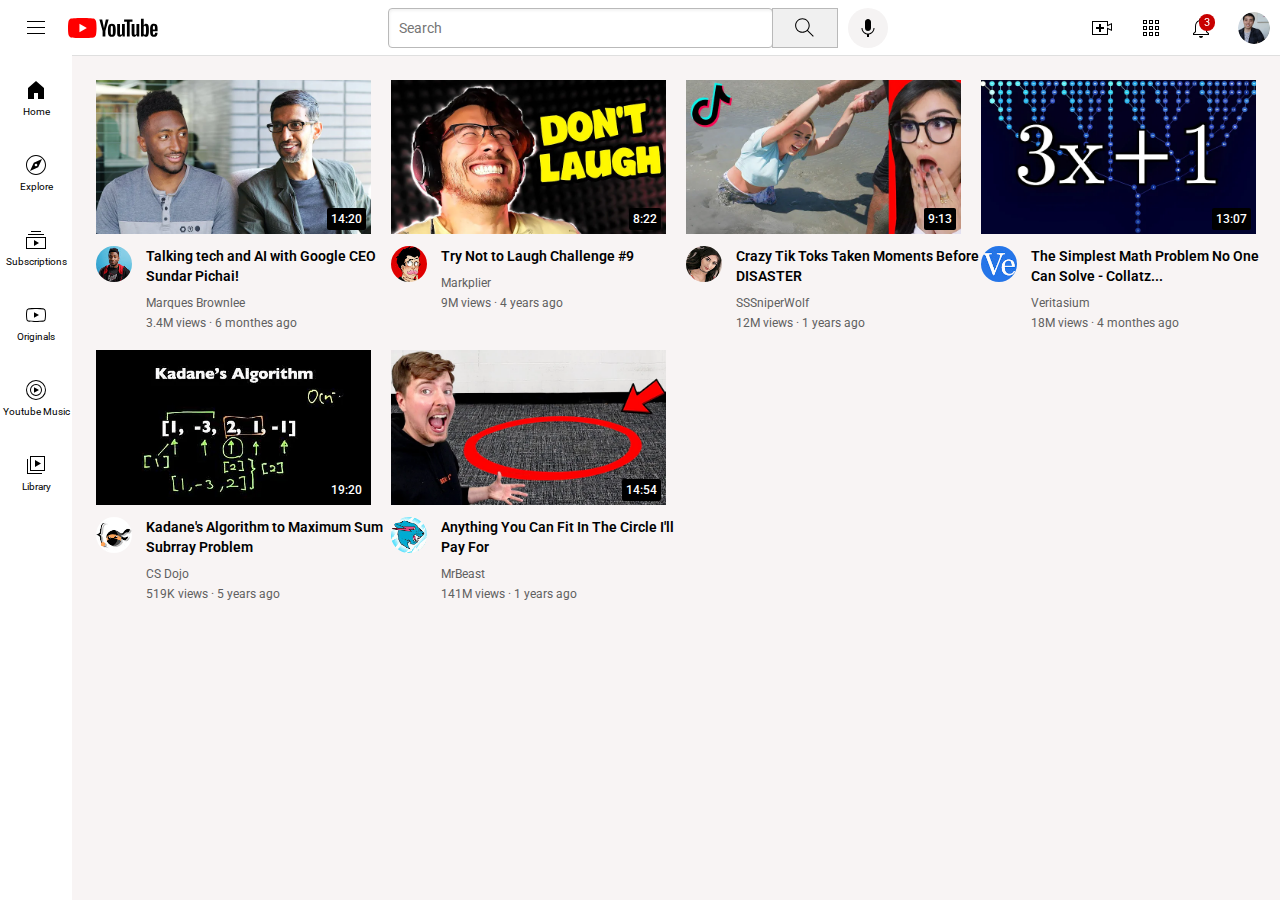
<file: index.html>
<!DOCTYPE html>
<html>
    <head>
        <meta name="viewport" content="width=device-width,initial-scale=1"/>
        <title>
            Clonetube
            By Soumya

        </title>

        <link rel="preconnect" href="https://fonts.googleapis.com">
        <link rel="preconnect" href="https://fonts.gstatic.com" crossorigin>
        <link href="https://fonts.googleapis.com/css2?family=Roboto:wght@400;500;700&display=swap" rel="stylesheet">
        <link rel="stylesheet" href="styles/general.css">
        <link rel="stylesheet" href="styles/header.css">
        <link rel="stylesheet" href="styles/video.css">
        <link rel="stylesheet" href="styles/sidebar.css">

    </head>
    <body >
        <div class="header">
            <div class="left-section">
                <img class="hamburger-menu" src="icons/hamburger-menu.svg">
                <img class="youtube-logo" src="icons/youtube-logo.svg">

            </div>
            
           
            <div class="middle-section">
                <input class="search-bar" type="text" placeholder="Search">
                <button class="search-button">
                    <img class="search-icon" src="icons/search.svg">
                    <div class="tooltip">Search</div>
                </button>
                <button class="voice-search-button">
                    <img class="voice-search-icon" src="icons/voice-search-icon.svg">
                    <div class="tooltip">Search by voice</div>
                </button>
            </div>
            <div class="right-section">
                <div class="upload-icon-container">
                    <img class=upload-icon src="icons/upload.svg">
                    <div class="tooltip">Creat</div>
                </div>

               <div class="youtube-apps-icon-container"> 
                <img class=youtube-apps-icon src="icons/youtube-apps.svg">
                <div class="tooltip">Youtube apps</div>
            </div>
              
               <div class="notification-icon-container">
                <img class=notification-icon src="icons/notifications.svg">
                <div class="notifications-count">3</div>
                <div class="tooltip">Notification</div>
                </div>
               <div class="user-container">
                <img class=current-user-picture src="profile/my-channel.jpeg">
                <div class="tooltip">User</div>
               </div>

            </div>
            
        </div>
        <div class="sidebar">
       
            <div class="sidebar-link">
                <img src="icons/home.svg">
                Home
            </div>
            <div class="sidebar-link">
                <img src="icons/explore.svg">
                Explore
            </div>
             <div class="sidebar-link">
                <img src="icons/subscriptions.svg">
                Subscriptions
            </div>
             <div class="sidebar-link">
                <img src="icons/originals.svg">
                Originals
            </div>
             <div class="sidebar-link">
                <img src="icons/youtube-music.svg">
                Youtube Music
            </div>
             <div class="sidebar-link">
                <img src="icons/library.svg">
                Library
            </div>
      </div>

    <div class="video-grid">
        <div class="video-preview">

        <div class="thumbnail-row">
            <img class="thumbnail" src="thubnails/thumbnail-1.webp">
        
        <div class="video-time">14:20</div>
    </div>
        <div class="video-info-grid">
            <div class="channel-pic">
                <img class="profile" src="profile/channel-1.jpeg">
            </div>
            <div class="video-info">
                <p class="video-title">
                    Talking tech and AI with Google CEO Sundar Pichai!
                </p>
                <p class="video-author">
                    Marques Brownlee
                </p>
                <p class="video-stats">
                    3.4M views &#183; 6 monthes ago
                </p>
            </div>        
        </div>   
    </div>

    <div class="video-preview">
        <div class="thumbnail-row">
            <img class="thumbnail" src="thubnails/thumbnail-2.webp">
            <div class="video-time">8:22</div>
        </div>
        <div class="video-info-grid">
            <div class="channel-pic">
                <img class="profile" src="profile/channel-2.jpeg">
            </div>
            <div class="video-info">
                <p class="video-title">
                    Try Not to Laugh Challenge #9
                </p>
                <p class="video-author">
                    Markplier
                </p>
                <p class="video-stats">
                    9M views &#183; 4 years ago
                </p>
            </div>        
        </div>   
    </div>
    <div class="video-preview">
        <div class="thumbnail-row">
            <img class="thumbnail" src="thubnails/thumbnail-3.webp">
            <div class="video-time">9:13</div>
        </div>
        <div class="video-info-grid">
            <div class="channel-pic">
                <img class="profile" src="profile/channel-3.jpeg">
            </div>
            <div class="video-info">
                <p class="video-title">
                    Crazy Tik Toks Taken Moments Before DISASTER
                </p>
                <p class="video-author">
                   SSSniperWolf
                </p>
                <p class="video-stats">
                    12M views &#183; 1 years ago
                </p>
            </div>        
        </div>   
    </div>
    <div class="video-preview">

        <div class="thumbnail-row">
            <img class="thumbnail" src="thubnails/thumbnail-4.webp">
            <div class="video-time">13:07</div>
        </div>
        <div class="video-info-grid">
            <div class="channel-pic">
                <img class="profile" src="profile/channel-4.jpeg">
            </div>
            <div class="video-info">
                <p class="video-title">
                    The Simplest Math Problem No One Can Solve - Collatz...
                </p>
                <p class="video-author">
                    Veritasium
                </p>
                <p class="video-stats">
                    18M views &#183; 4 monthes ago
                </p>
            </div>        
        </div>   
    </div>

    <div class="video-preview">
        <div class="thumbnail-row">
            <img class="thumbnail" src="thubnails/thumbnail-5.webp">
            <div class="video-time">19:20</div>
        </div>
        <div class="video-info-grid">
            <div class="channel-pic">
                <img class="profile" src="profile/channel-5.jpeg">
            </div>
            <div class="video-info">
                <p class="video-title">
                    Kadane's Algorithm to Maximum Sum Subrray Problem
                </p>
                <p class="video-author">
                    CS Dojo
                </p>
                <p class="video-stats">
                    519K views &#183; 5 years ago
                </p>
            </div>        
        </div>   
    </div>
    <div class="video-preview">
        <div class="thumbnail-row">
            <img class="thumbnail" src="thubnails/thumbnail-6.webp">
            <div class="video-time">14:54</div>
        </div>
        <div class="video-info-grid">
            <div class="channel-pic">
                <img class="profile" src="profile/channel-6.jpeg">
            </div>
            <div class="video-info">
                <p class="video-title">
                    Anything You Can Fit In The Circle I'll Pay For
                </p>
                <p class="video-author">
                    MrBeast
                </p>
                <p class="video-stats">
                    141M views &#183; 1 years ago
                </p>
            </div>        
        </div>   
    </div>
</div>
</file>
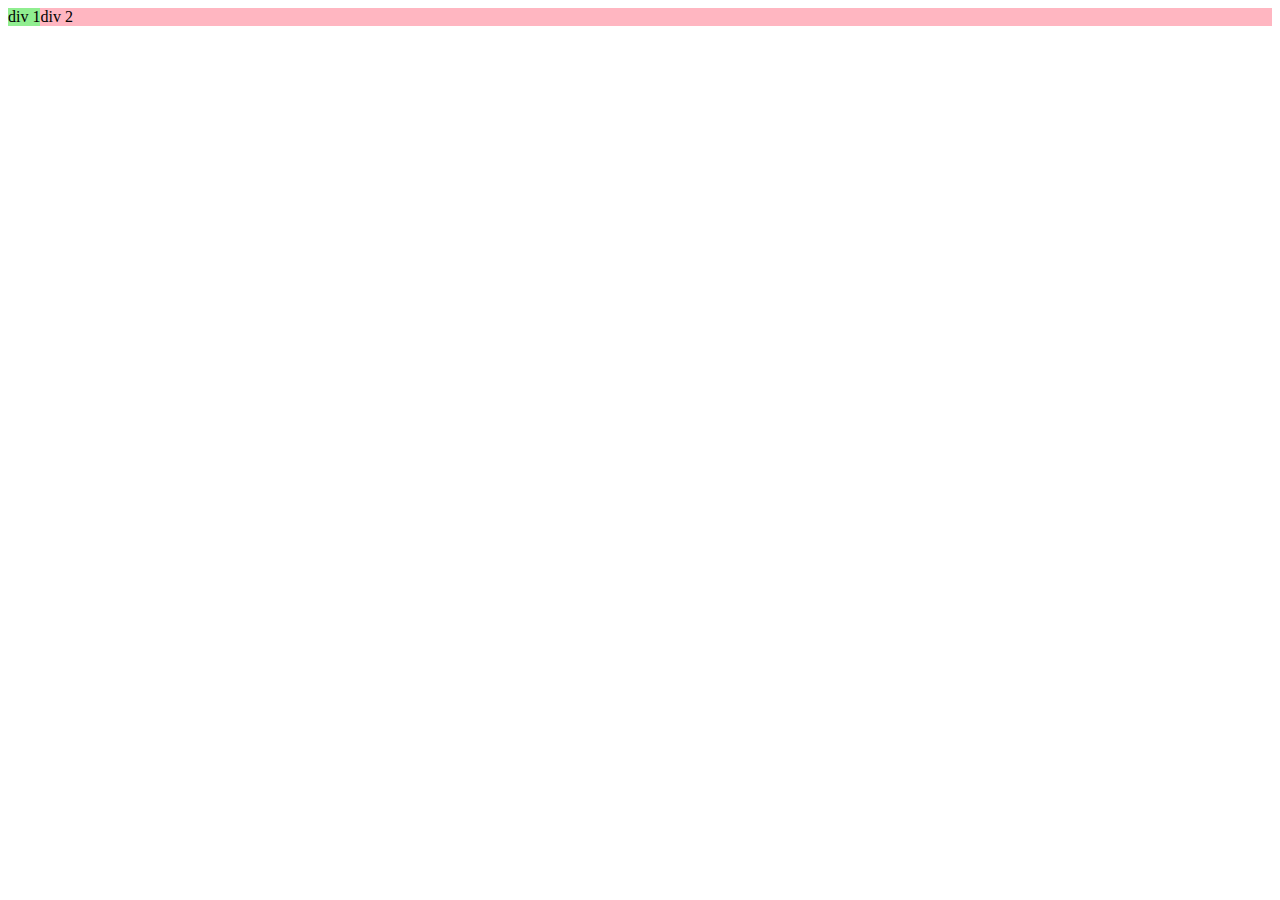
<file: flexbox.html>
<!DOCTYPE html>
<html>
    <head>
<title>
    Flexbox Practice
</title>
    </head>
    <body style="display: flex; flex-direction: row;">
        <div style="background-color: lightgreen;">
            div 1
        </div>
        <div style="background-color: lightpink; flex: 1">
            div 2
        </div>
    </body>
</html>
</file>
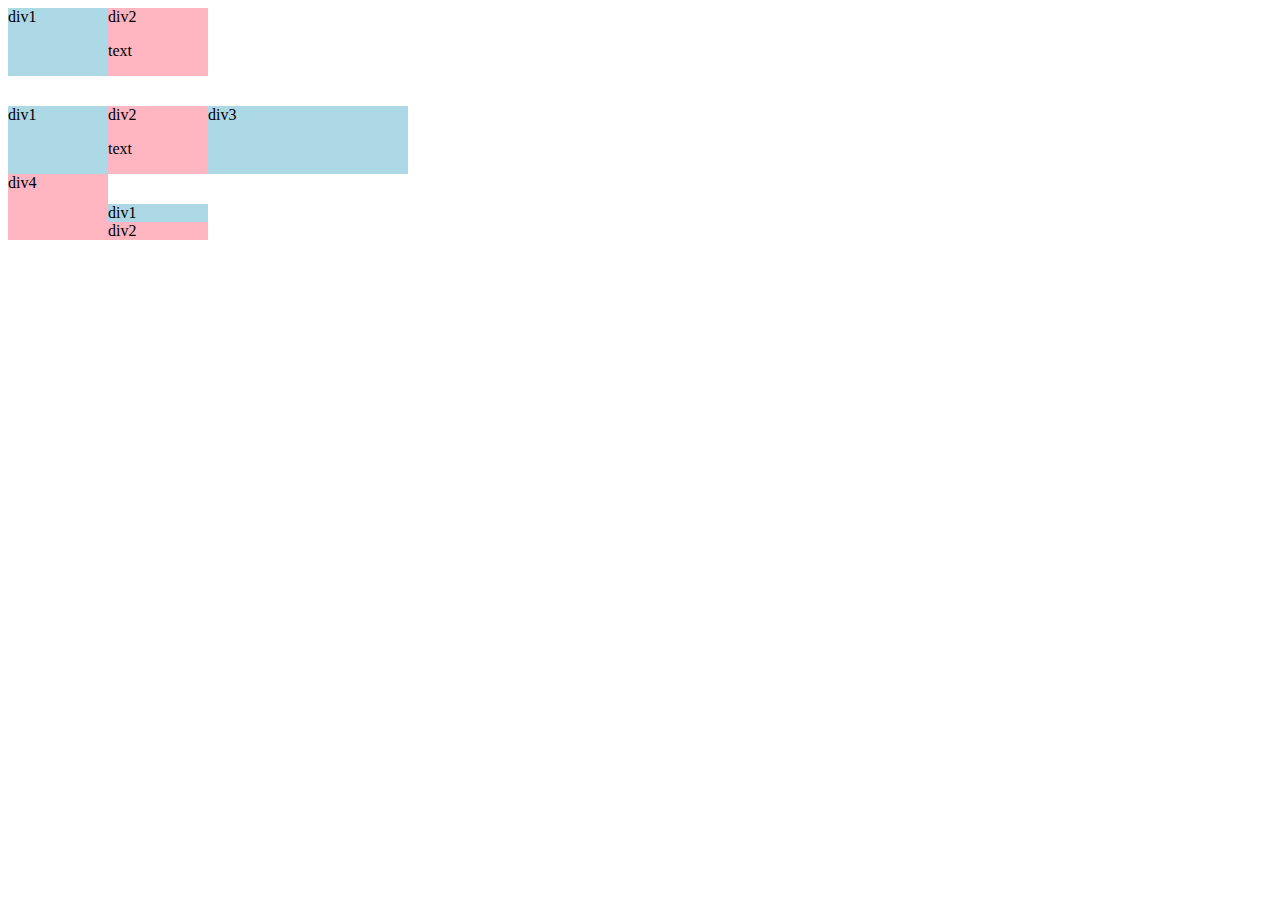
<file: grid.html>
<!DOCTYPE html>
<html>
    <head>
        <title>
            Grid Practice
        </title>
    </head>
    <body>
        <div style="display: grid; grid-template-columns: 100px 100px;">

        <div style="background-color: lightblue ;">
            div1
        </div>
        <div style="background-color: lightpink;">
            div2   
            <p>
                text
            </p>
        </div>
        </div>
        <div style="margin-top:30px; display: grid; grid-template-columns: 100px 100px 200px;">

            <div style="background-color: lightblue ;">
                div1
            </div>
            <div style="background-color: lightpink;">
                div2   
                <p>
                    text
                </p>

            </div>
            <div style="background-color: lightblue ;">
                div3
            </div>
            <div style="background-color:lightpink ;">
                div4
            </div>
            <div style="margin-top:30px; display: grid; grid-template-columns: 100px 1;">

                <div style="background-color: lightblue ;">
                    div1
                </div>
                <div style="background-color: lightpink;">
                    div2   
                   
    
                </div>
                
            </div>
            
    </body>
</html>
</file>
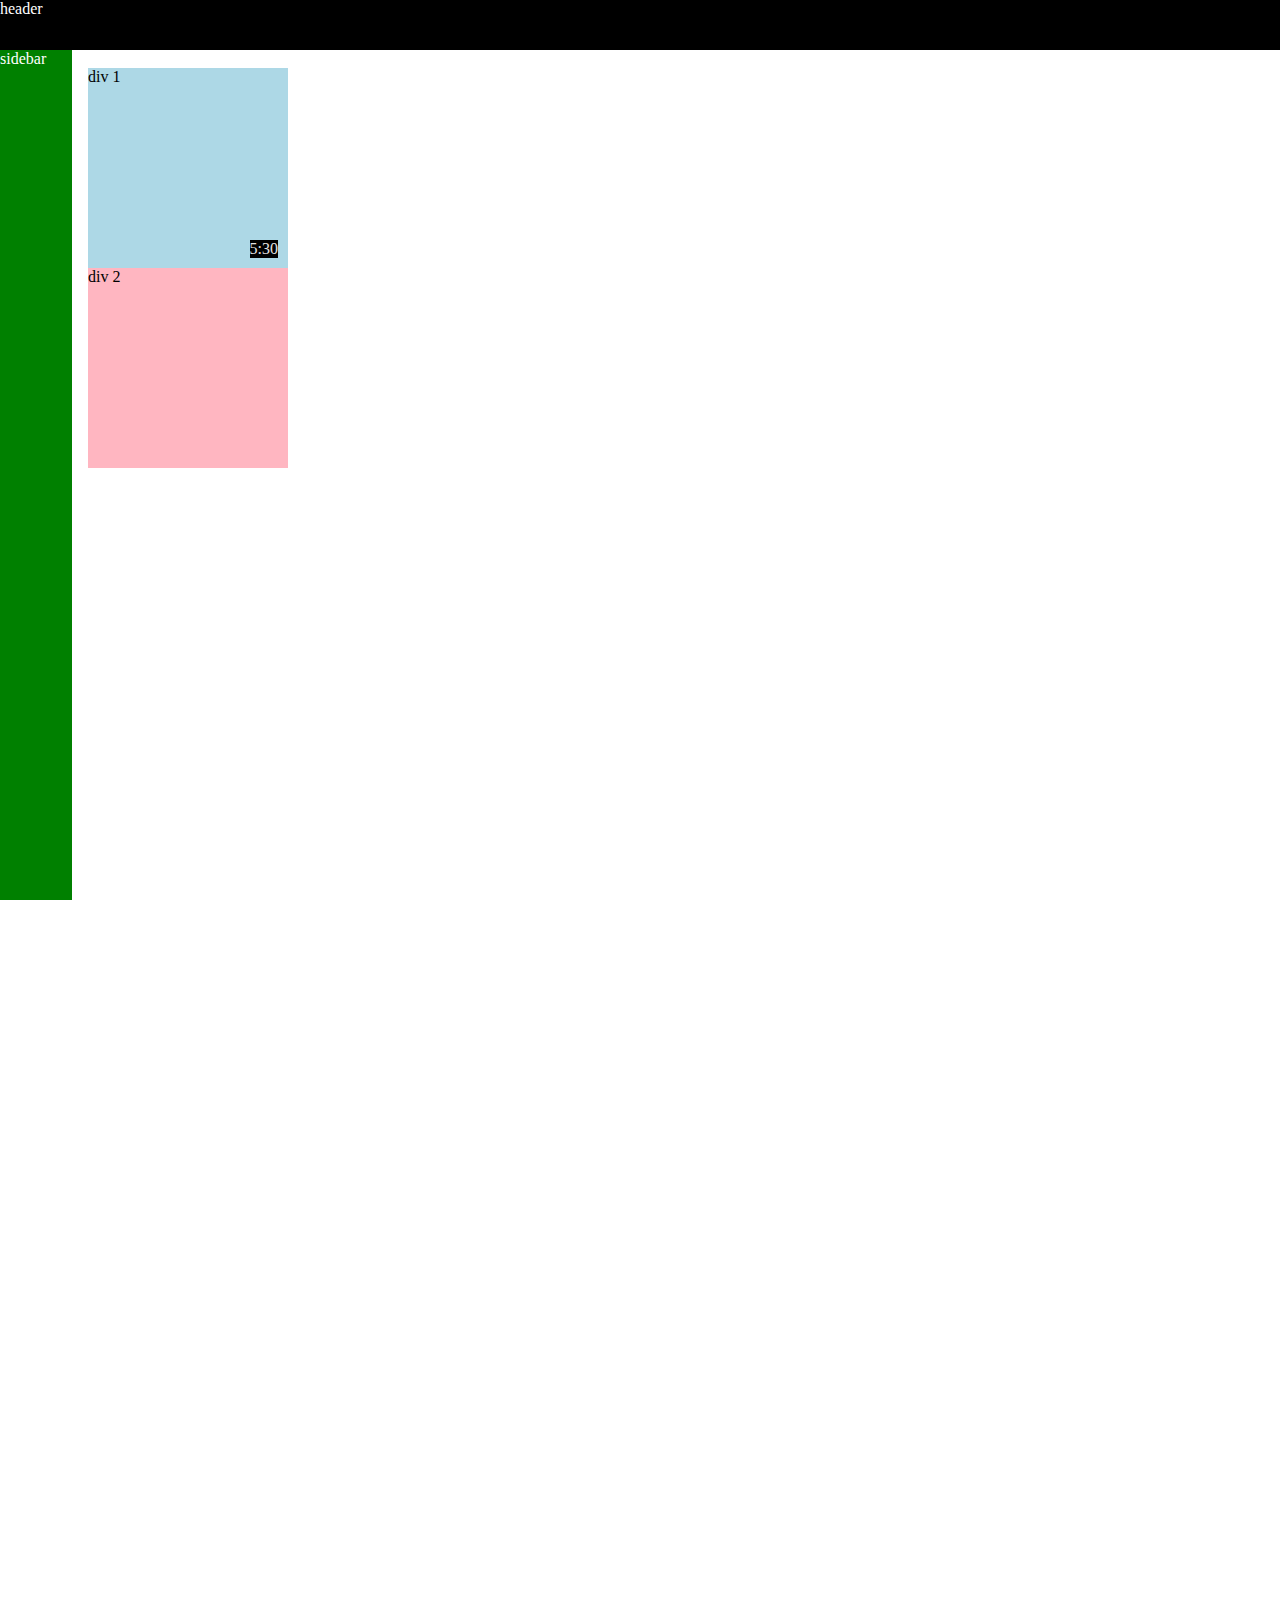
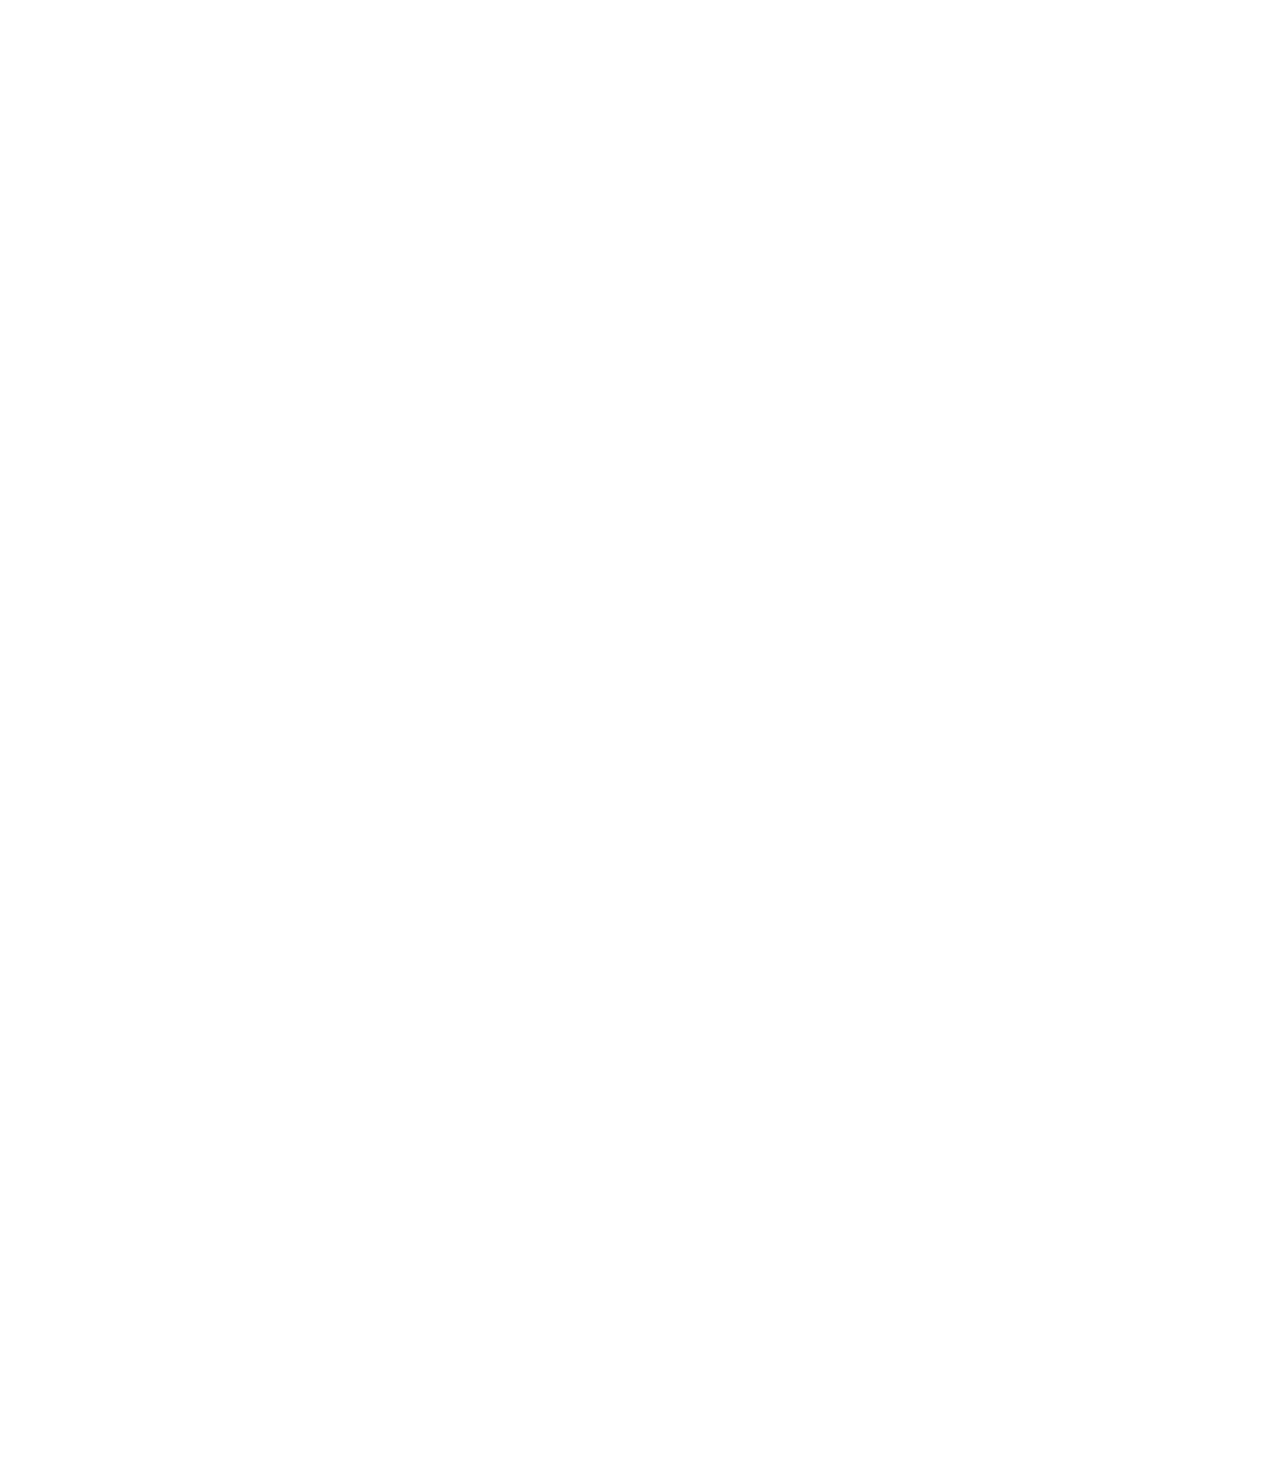
<file: position.html>
<!DOCTYPE html>
<html>
    <head>
        <title>
            Position Practice
        </title>
    </head>
    <body style="height: 3000px;
    padding-top: 60px;
    padding-left: 80px;">
        <div style="background-color: black;
        color: white;
        position: fixed;
        top: 0px;
        left: 0px;
        right: 0px;
        height: 50px;">
            header
        </div>
        <div style="
        background-color: green;
        color: white;
        position: fixed;
        left: 0;
        bottom: 0;
        top: 50px;
        width: 72px;
        ">
        sidebar
        </div>
        <div style="background-color: lightblue;
        height: 200px;
        width: 200px;
        position: relative;
        ">
            div 1
            <div style="background-color: black;
            position: absolute;
            bottom: 10px;
            right: 10px;
            color: rgb(226, 224, 224);">
                5:30
            </div>
            
        </div>
        <div style="background-color: lightpink;
        height: 200px;
        width: 200px;">
             div 2
        </div>
    </body>
</html>
</file>
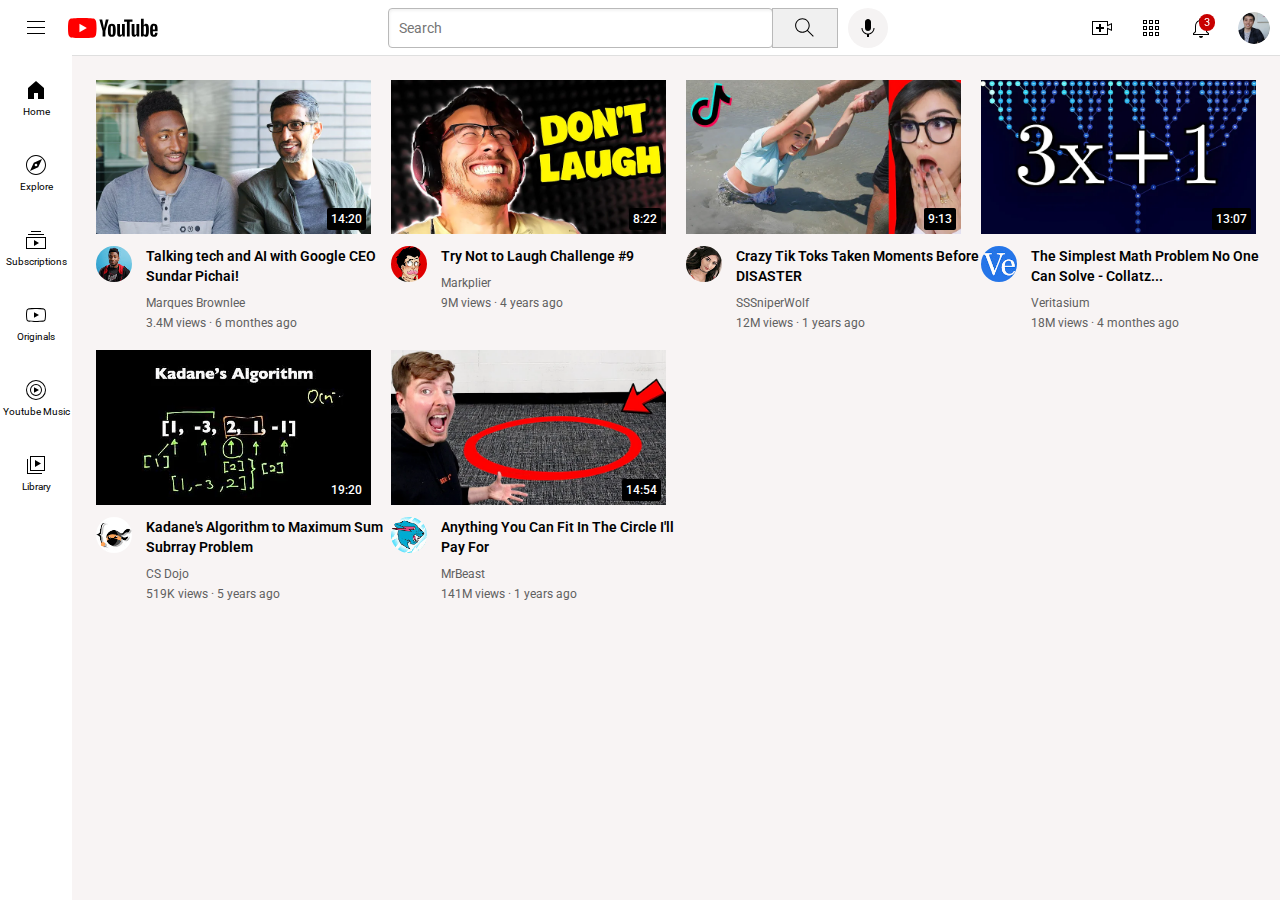
<file: youtube.html>
<!DOCTYPE html>
<html>
    <head>
        <title>
            Clonetube
            By Soumya

        </title>

        <link rel="preconnect" href="https://fonts.googleapis.com">
        <link rel="preconnect" href="https://fonts.gstatic.com" crossorigin>
        <link href="https://fonts.googleapis.com/css2?family=Roboto:wght@400;500;700&display=swap" rel="stylesheet">
        <link rel="stylesheet" href="styles/general.css">
        <link rel="stylesheet" href="styles/header.css">
        <link rel="stylesheet" href="styles/video.css">
        <link rel="stylesheet" href="styles/sidebar.css">

    </head>
    <body >
        <div class="header">
            <div class="left-section">
                <img class="hamburger-menu" src="icons/hamburger-menu.svg">
                <img class="youtube-logo" src="icons/youtube-logo.svg">

            </div>
            
           
            <div class="middle-section">
                <input class="search-bar" type="text" placeholder="Search">
                <button class="search-button">
                    <img class="search-icon" src="icons/search.svg">
                    <div class="tooltip">Search</div>
                </button>
                <button class="voice-search-button">
                    <img class="voice-search-icon" src="icons/voice-search-icon.svg">
                    <div class="tooltip">Search by voice</div>
                </button>
            </div>
            <div class="right-section">
                <div class="upload-icon-container">
                    <img class=upload-icon src="icons/upload.svg">
                    <div class="tooltip">Creat</div>
                </div>

               <div class="youtube-apps-icon-container"> 
                <img class=youtube-apps-icon src="icons/youtube-apps.svg">
                <div class="tooltip">Youtube apps</div>
            </div>
              
               <div class="notification-icon-container">
                <img class=notification-icon src="icons/notifications.svg">
                <div class="notifications-count">3</div>
                <div class="tooltip">Notification</div>
                </div>
               <div class="user-container">
                <img class=current-user-picture src="profile/my-channel.jpeg">
                <div class="tooltip">User</div>
               </div>

            </div>
            
        </div>
        <div class="sidebar">
       
            <div class="sidebar-link">
                <img src="icons/home.svg">
                Home
            </div>
            <div class="sidebar-link">
                <img src="icons/explore.svg">
                Explore
            </div>
             <div class="sidebar-link">
                <img src="icons/subscriptions.svg">
                Subscriptions
            </div>
             <div class="sidebar-link">
                <img src="icons/originals.svg">
                Originals
            </div>
             <div class="sidebar-link">
                <img src="icons/youtube-music.svg">
                Youtube Music
            </div>
             <div class="sidebar-link">
                <img src="icons/library.svg">
                Library
            </div>
      </div>

    <div class="video-grid">
        <div class="video-preview">

        <div class="thumbnail-row">
            <img class="thumbnail" src="thubnails/thumbnail-1.webp">
        
        <div class="video-time">14:20</div>
    </div>
        <div class="video-info-grid">
            <div class="channel-pic">
                <img class="profile" src="profile/channel-1.jpeg">
            </div>
            <div class="video-info">
                <p class="video-title">
                    Talking tech and AI with Google CEO Sundar Pichai!
                </p>
                <p class="video-author">
                    Marques Brownlee
                </p>
                <p class="video-stats">
                    3.4M views &#183; 6 monthes ago
                </p>
            </div>        
        </div>   
    </div>

    <div class="video-preview">
        <div class="thumbnail-row">
            <img class="thumbnail" src="thubnails/thumbnail-2.webp">
            <div class="video-time">8:22</div>
        </div>
        <div class="video-info-grid">
            <div class="channel-pic">
                <img class="profile" src="profile/channel-2.jpeg">
            </div>
            <div class="video-info">
                <p class="video-title">
                    Try Not to Laugh Challenge #9
                </p>
                <p class="video-author">
                    Markplier
                </p>
                <p class="video-stats">
                    9M views &#183; 4 years ago
                </p>
            </div>        
        </div>   
    </div>
    <div class="video-preview">
        <div class="thumbnail-row">
            <img class="thumbnail" src="thubnails/thumbnail-3.webp">
            <div class="video-time">9:13</div>
        </div>
        <div class="video-info-grid">
            <div class="channel-pic">
                <img class="profile" src="profile/channel-3.jpeg">
            </div>
            <div class="video-info">
                <p class="video-title">
                    Crazy Tik Toks Taken Moments Before DISASTER
                </p>
                <p class="video-author">
                   SSSniperWolf
                </p>
                <p class="video-stats">
                    12M views &#183; 1 years ago
                </p>
            </div>        
        </div>   
    </div>
    <div class="video-preview">

        <div class="thumbnail-row">
            <img class="thumbnail" src="thubnails/thumbnail-4.webp">
            <div class="video-time">13:07</div>
        </div>
        <div class="video-info-grid">
            <div class="channel-pic">
                <img class="profile" src="profile/channel-4.jpeg">
            </div>
            <div class="video-info">
                <p class="video-title">
                    The Simplest Math Problem No One Can Solve - Collatz...
                </p>
                <p class="video-author">
                    Veritasium
                </p>
                <p class="video-stats">
                    18M views &#183; 4 monthes ago
                </p>
            </div>        
        </div>   
    </div>

    <div class="video-preview">
        <div class="thumbnail-row">
            <img class="thumbnail" src="thubnails/thumbnail-5.webp">
            <div class="video-time">19:20</div>
        </div>
        <div class="video-info-grid">
            <div class="channel-pic">
                <img class="profile" src="profile/channel-5.jpeg">
            </div>
            <div class="video-info">
                <p class="video-title">
                    Kadane's Algorithm to Maximum Sum Subrray Problem
                </p>
                <p class="video-author">
                    CS Dojo
                </p>
                <p class="video-stats">
                    519K views &#183; 5 years ago
                </p>
            </div>        
        </div>   
    </div>
    <div class="video-preview">
        <div class="thumbnail-row">
            <img class="thumbnail" src="thubnails/thumbnail-6.webp">
            <div class="video-time">14:54</div>
        </div>
        <div class="video-info-grid">
            <div class="channel-pic">
                <img class="profile" src="profile/channel-6.jpeg">
            </div>
            <div class="video-info">
                <p class="video-title">
                    Anything You Can Fit In The Circle I'll Pay For
                </p>
                <p class="video-author">
                    MrBeast
                </p>
                <p class="video-stats">
                    141M views &#183; 1 years ago
                </p>
            </div>        
        </div>   
    </div>
</div>
</file>
<file: styles/general.css>
p {
    font-family: Roboto, arial;
    margin-top: 0;
    margin-bottom: 0;
}
body{
    font-family: Roboto, Arial;
    margin: 0;
    padding-top: 80px;
    padding-left: 96px;
    padding-right: 24px;
    background-color: rgb(248, 244, 244);
}
</file>
<file: styles/header.css>
.header{
    display: flex;
    flex-direction: row;
    justify-content: space-between;
    position: fixed;
    top: 0;
    left: 0;
    right: 0;
    height: 55px;
    z-index: 100;
    background-color: white;
    border-bottom-width: 1px;
    border-bottom-style: solid;
    border-bottom-color: rgb(223, 223, 223);

}
.left-section{
width: 150px;
display: flex;
align-items: center;


}

.hamburger-menu{
    height: 24px;
    margin-left: 24px;
    margin-right: 20px;

}
.youtube-logo{
    height: 20px;
    
}
.middle-section{
    flex: 1;
    margin-left: 70px;
    margin-right: 35px;
    max-width: 500px;
    display: flex;
    align-items: center;

}
.search-bar{
    flex: 1;
    height: 34px;
    padding-left: 10px;
    font-size: 16px;
    border-width: 1px;
    border-style: solid;
    border-color: rgb(185, 185, 185);
    height: 36px;
    border-radius: 4px;
    box-shadow: inset 1px 2px 3px
    rgba(0,0,0,0.05);
    width: 0;

}
.search-bar::placeholder{
    font-family: Roboto, Arial;
    font-size: 14px;
    
}
.search-button{
    height: 40px;
    width: 66px;
    background-color: rgb(240, 240, 240);
    border-width: 1px;
    border-style: solid;
  border-color: rgb(185, 185, 185);
  margin-left: -1px;
  margin-right: 10px;
  
}

.search-button,
.voice-search-button,
.upload-icon-container,
.youtube-apps-icon-container,
.notification-icon-container,
.user-container
{
    position: relative;
    display: flex;
    justify-content: center;
    align-items: center;
}
.search-icon{
    height: 25px;
   
   }

.voice-search-button{
    height: 40px;
    width: 40px;
    border-radius: 20px;
    border: none;
    background-color: rgb(245, 243, 243);
}
.voice-search-icon{
    height: 24px;
  
   
}

.right-section{
    width: 180px;
    display: flex;
    align-items: center;
    justify-content: space-between;
   margin-right: 10px;
    flex-shrink: 0;
}
.upload-icon{
    height: 24px;
}

.youtube-apps-icon{
    height: 24px;
}
.notification-icon{
     height: 24px;
}
.current-user-picture{
    height: 32px;
    border-radius: 16px;
}
.notification-icon-container{
    position: relative;
}
.notifications-count{
position: absolute;
right: -2px;
top: -2px;
background-color: rgb(200, 0, 0);
color: white;
border-radius: 10px;
font-family: Roboto, Arial;
font-size: 11px;
padding-left: 5px;
padding-top: 2px;
padding-bottom: 2px;
padding-right: 5px;
}
.search-button .tooltip,
.voice-search-button .tooltip,
.upload-icon-container .tooltip,
.youtube-apps-icon-container .tooltip,
.notification-icon-container .tooltip,
.user-container .tooltip{
    position: absolute;
    background-color: gray;
    color: white;
    padding-top: 4px;
    padding-bottom: 4px;
    padding-left: 8px;
    padding-right: 8px;
    border-radius: 2px;
    font-size: 12px;
    bottom: -30px;
    opacity: 0;
    transition: opacity 0.15s;
    pointer-events: none;
    white-space: nowrap;
}
.search-button:hover .tooltip,
.voice-search-button:hover .tooltip,
.upload-icon-container:hover .tooltip,
.youtube-apps-icon-container:hover  .tooltip,
.notification-icon-container:hover  .tooltip,
.user-container:hover  .tooltip{
    opacity: .8;
}
</file>
<file: styles/video.css>
.thumbnail{
    width: 100%;
    
}

.video-info-grid{
    display: grid;
    grid-template-columns: 50px 1fr;
    
}
.video-title{
    width: 245px;
    margin-top: 0;
    font-size: 14px;
    font-weight: 600;
    line-height: 20px;
    margin-bottom: 10px;
}
.video-author,
.video-stats{
    display: block;
    font-size: 12px;
    color: rgb(96, 96, 96);

}
.video-author{
    margin-bottom: 6px;
}

.video-preview{
    width: 100%;
   
          
}
.video-grid{
    display: grid;
    grid-template-columns: 1fr 1fr 1fr;
    column-gap: 20px;
    row-gap: 20px;
}
.channel-pic{
    display: inline-block;
    width: 50px;
    vertical-align: top;

}
.video-info{
    display: inline-block;
    width: 200px;
  

}
.profile{
    width: 36px;
    border-radius: 50px;

}
.thumbnail-row{
    margin-bottom: 8px;
    position: relative;
}

.video-time{
    background-color: black;
    color: white;
    position: absolute;
    padding-left: 4px;
    padding-right: 4px;
    padding-top: 4px;
    padding-bottom: 4px;
    border-radius: 2px;
    bottom: 8px;
    right: 5px;
    font-family: Roboto, Arial;
    font-size: 12px;
    font-weight: 500;
}@media (max-width: 500px){
    .video-grid{
        grid-template-columns: 1fr;
    }
}

@media (min-width:501px) and (max-width: 750px){
    .video-grid{
        grid-template-columns: 1fr 1fr;
    }
}
@media (min-width: 751px) and (max-width: 999px){
    .video-grid{
        grid-template-columns: 1fr 1fr 1fr;
    }
}
@media (min-width: 1000px){
    .video-grid{
        grid-template-columns: 1fr 1fr 1fr 1fr;
    }
}
@media(max-height: 500px){
    .video-grid{
        padding-left: 60px;
    }
}
</file>
<file: styles/sidebar.css>
.sidebar{
    position: fixed;
    left: 0;
    bottom: 0;
    top: 55px;
    background-color:white;
    width: 72px;
    z-index: 200;
    padding-top: 5px;
    
}
@media (min-height:501px){
.sidebar-link{
    background-color: white;
    height: 74px;
    margin-bottom: 1px;
    display: flex;
    justify-content: center;
    align-items: center;
    flex-direction: column;

}
}
.sidebar-link:hover{
background-color: rgb(231, 230, 230);
cursor: pointer;
}
.sidebar-link img{
    height: 24px;
    margin-bottom: 4px;
 

}
.sidebar div{
    font-family: Roboto, Arial;
    font-size: 10px;
}
@media (max-height: 500px){
    .sidebar{
       width: 120px;
       height: 60px;
      
    }
    .sidebar div{
       font-size: 12px;
    }
    .sidebar-link{
    background-color: white;
    height: 50px;
    margin-bottom: 1px;
    display: flex;
   grid-template-rows: max-content;
    align-items: center;

    }
    .sidebar-link img{
        padding-right: 10px;
    }
}
</file>
